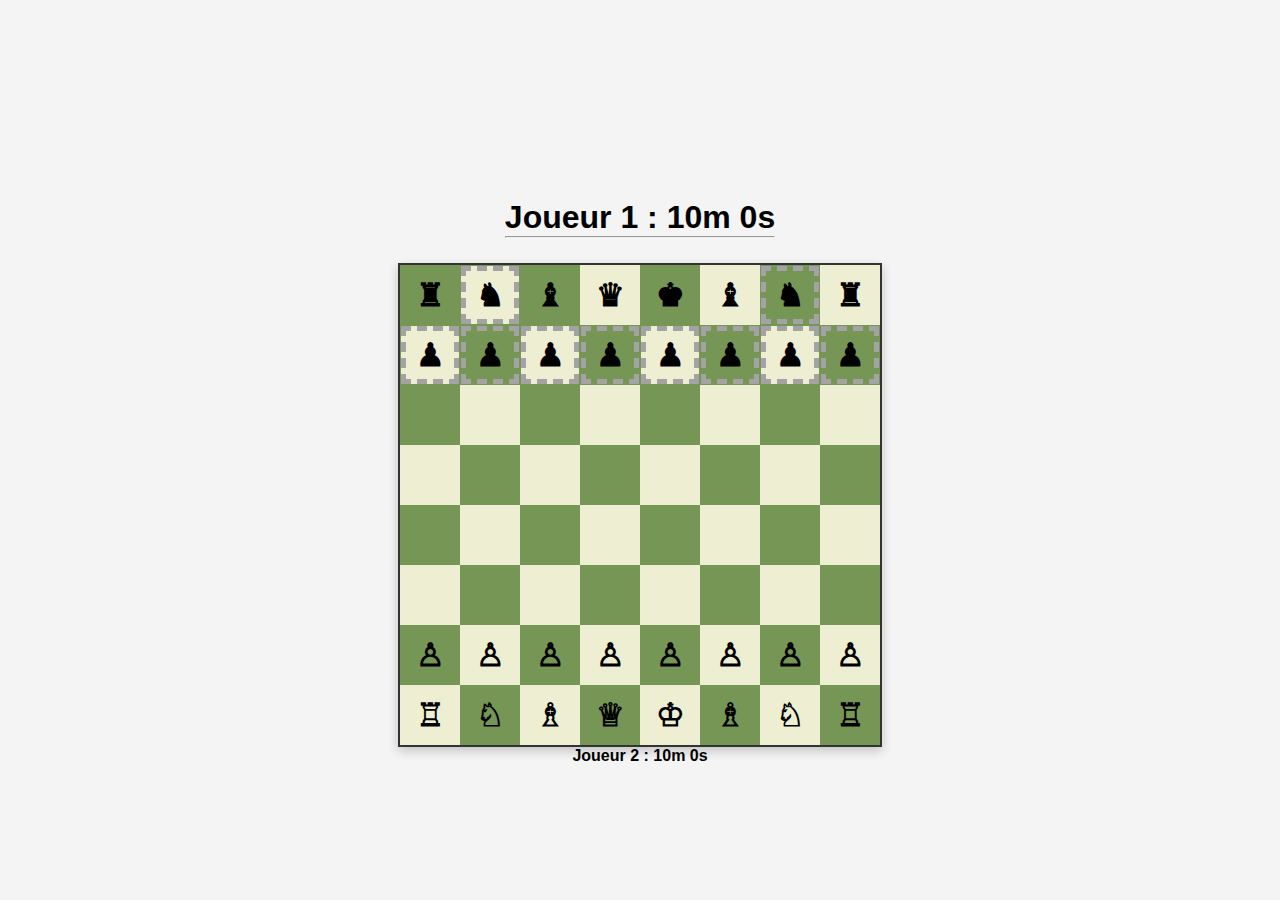
<file: index.html>
<!DOCTYPE html>
<html lang="fr">

<head>
    <meta charset="UTF-8">
    <meta name="viewport" content="width=device-width, initial-scale=1.0">
    <title>Damier d'échecs</title>
    <link rel="stylesheet" href="style/style.css">
    <link rel="manifest" href="manifest.json">
    <link rel="stylesheet" href="style/chessBoard.css">
</head>

<body>
    <header>
        <div id="Space" style="height: 5vh;">
        </div>
        <h1>Joueur <span id="player">1</span>  : <span id="timer">10m 0s</span></h1>
        <div id="Space" style="height: 3vh;">
            <hr>
        </div>
    </header>
    <div id="chessboard">
        <div class="row" id="row_0">
            <div id="column_0" class="tile black">&#9820;</div> <!-- Tour noire -->
            <div id="column_1" class="tile white">&#9822;</div> <!-- Cavalier noir -->
            <div id="column_2" class="tile black">&#9821;</div> <!-- Fou noir -->
            <div id="column_3" class="tile white">&#9819;</div> <!-- Reine noire -->
            <div id="column_4" class="tile black">&#9818;</div> <!-- Roi noir -->
            <div id="column_5" class="tile white">&#9821;</div> <!-- Fou noir -->
            <div id="column_6" class="tile black">&#9822;</div> <!-- Cavalier noir -->
            <div id="column_7" class="tile white">&#9820;</div> <!-- Tour noire -->
        </div>
        <div class="row" id="row_1">
            <div id="column_0" class="tile white">&#9823;</div> <!-- Pion noir -->
            <div id="column_1" class="tile black">&#9823;</div>
            <div id="column_2" class="tile white">&#9823;</div>
            <div id="column_3" class="tile black">&#9823;</div>
            <div id="column_4" class="tile white">&#9823;</div>
            <div id="column_5" class="tile black">&#9823;</div>
            <div id="column_6" class="tile white">&#9823;</div>
            <div id="column_7" class="tile black">&#9823;</div>
        </div>
        <!-- Cases vides -->
        <div class="row" id="row_2">
            <div id="column_0" class="tile black"></div>
            <div id="column_1" class="tile white"></div>
            <div id="column_2" class="tile black"></div>
            <div id="column_3" class="tile white"></div>
            <div id="column_4" class="tile black"></div>
            <div id="column_5" class="tile white"></div>
            <div id="column_6" class="tile black"></div>
            <div id="column_7" class="tile white"></div>
        </div>
        <div class="row" id="row_3">
            <div id="column_0" class="tile white"></div>
            <div id="column_1" class="tile black"></div>
            <div id="column_2" class="tile white"></div>
            <div id="column_3" class="tile black"></div>
            <div id="column_4" class="tile white"></div>
            <div id="column_5" class="tile black"></div>
            <div id="column_6" class="tile white"></div>
            <div id="column_7" class="tile black"></div>
        </div>
        <div class="row" id="row_4">
            <div id="column_0" class="tile black"></div>
            <div id="column_1" class="tile white"></div>
            <div id="column_2" class="tile black"></div>
            <div id="column_3" class="tile white"></div>
            <div id="column_4" class="tile black"></div>
            <div id="column_5" class="tile white"></div>
            <div id="column_6" class="tile black"></div>
            <div id="column_7" class="tile white"></div>
        </div>
        <div class="row" id="row_5">
            <div id="column_0" class="tile white"></div>
            <div id="column_1" class="tile black"></div>
            <div id="column_2" class="tile white"></div>
            <div id="column_3" class="tile black"></div>
            <div id="column_4" class="tile white"></div>
            <div id="column_5" class="tile black"></div>
            <div id="column_6" class="tile white"></div>
            <div id="column_7" class="tile black"></div>
        </div>
        <!-- Pions blancs -->
        <div class="row" id="row_6">
            <div id="column_0" class="tile black">&#9817;</div> <!-- Pion blanc -->
            <div id="column_1" class="tile white">&#9817;</div>
            <div id="column_2" class="tile black">&#9817;</div>
            <div id="column_3" class="tile white">&#9817;</div>
            <div id="column_4" class="tile black">&#9817;</div>
            <div id="column_5" class="tile white">&#9817;</div>
            <div id="column_6" class="tile black">&#9817;</div>
            <div id="column_7" class="tile white">&#9817;</div>
        </div>
        <div class="row" id="row_7">
            <div id="column_0" class="tile white">&#9814;</div> <!-- Tour blanche -->
            <div id="column_1" class="tile black">&#9816;</div> <!-- Cavalier blanc -->
            <div id="column_2" class="tile white">&#9815;</div> <!-- Fou blanc -->
            <div id="column_3" class="tile black">&#9813;</div> <!-- Reine blanche -->
            <div id="column_4" class="tile white">&#9812;</div> <!-- Roi blanc -->
            <div id="column_5" class="tile black">&#9815;</div> <!-- Fou blanc -->
            <div id="column_6" class="tile white">&#9816;</div> <!-- Cavalier blanc -->
            <div id="column_7" class="tile black">&#9814;</div> <!-- Tour blanche -->
        </div>
    </div>
    <h4>Joueur <span id="other_player">2</span>  : <span id="other_timer">10m 0s</span></h4>
    <div id="Space" style="height: 15vh;">
    </div>
    <script src="script/function.js"></script>
    <script src="script/objects.js"></script>
    <script src="script/script.js"></script>
</body>

</html>
</file>
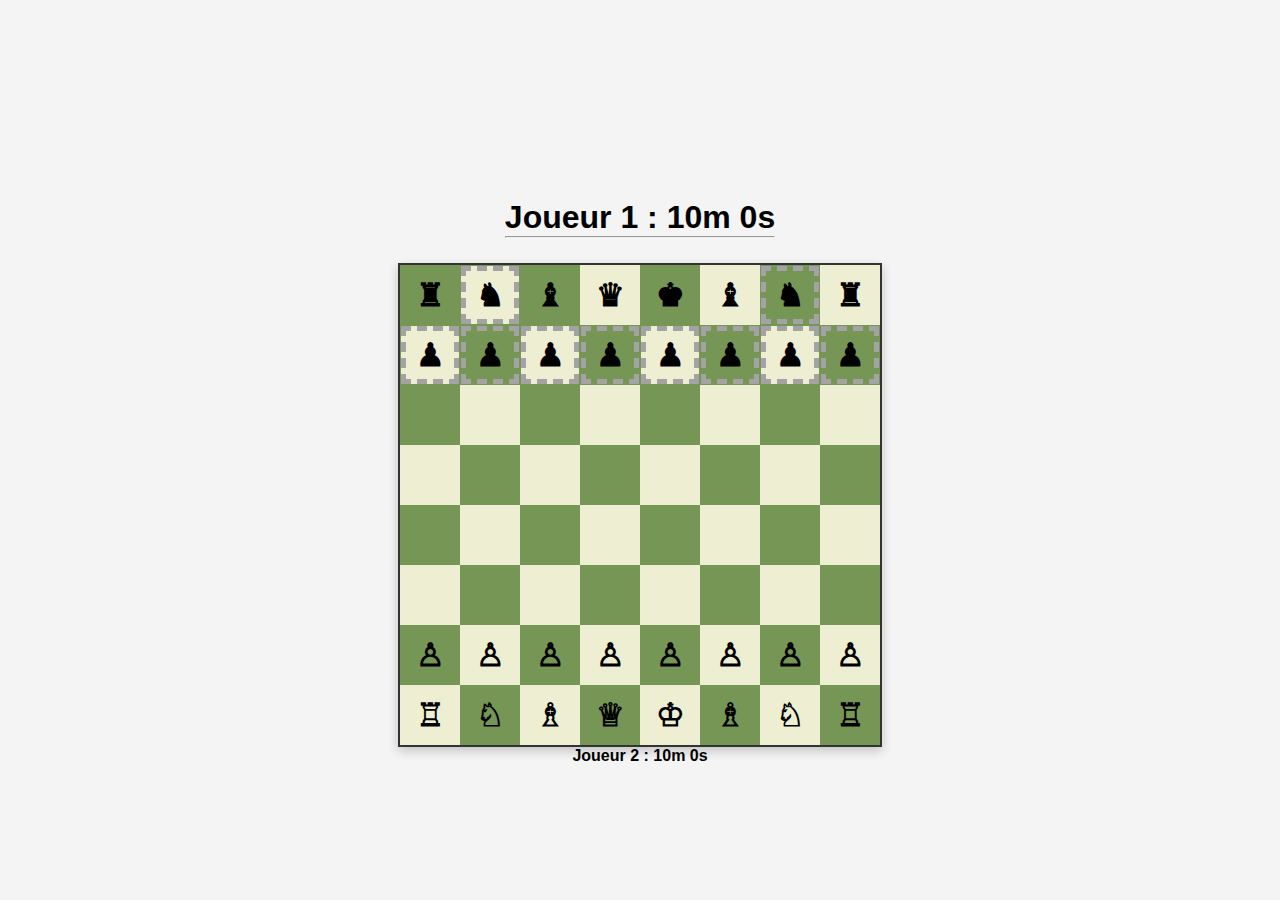
<file: chess.html>
<!DOCTYPE html>
<html lang="fr">

<head>
    <meta charset="UTF-8">
    <meta name="viewport" content="width=device-width, initial-scale=1.0">
    <title>Damier d'échecs</title>
    <link rel="stylesheet" href="style/style.css">
    <link rel="stylesheet" href="style/chessBoard.css">
</head>

<body>
    <header>
        <div id="Space" style="height: 5vh;">
        </div>
        <h1>Joueur <span id="player">1</span>  : <span id="timer">10m 0s</span></h1>
        <div id="Space" style="height: 3vh;">
            <hr>
        </div>
    </header>
    <div id="chessboard">
        <div class="row" id="row_0">
            <div id="column_0" class="tile black">&#9820;</div> <!-- Tour noire -->
            <div id="column_1" class="tile white">&#9822;</div> <!-- Cavalier noir -->
            <div id="column_2" class="tile black">&#9821;</div> <!-- Fou noir -->
            <div id="column_3" class="tile white">&#9819;</div> <!-- Reine noire -->
            <div id="column_4" class="tile black">&#9818;</div> <!-- Roi noir -->
            <div id="column_5" class="tile white">&#9821;</div> <!-- Fou noir -->
            <div id="column_6" class="tile black">&#9822;</div> <!-- Cavalier noir -->
            <div id="column_7" class="tile white">&#9820;</div> <!-- Tour noire -->
        </div>
        <div class="row" id="row_1">
            <div id="column_0" class="tile white">&#9823;</div> <!-- Pion noir -->
            <div id="column_1" class="tile black">&#9823;</div>
            <div id="column_2" class="tile white">&#9823;</div>
            <div id="column_3" class="tile black">&#9823;</div>
            <div id="column_4" class="tile white">&#9823;</div>
            <div id="column_5" class="tile black">&#9823;</div>
            <div id="column_6" class="tile white">&#9823;</div>
            <div id="column_7" class="tile black">&#9823;</div>
        </div>
        <!-- Cases vides -->
        <div class="row" id="row_2">
            <div id="column_0" class="tile black"></div>
            <div id="column_1" class="tile white"></div>
            <div id="column_2" class="tile black"></div>
            <div id="column_3" class="tile white"></div>
            <div id="column_4" class="tile black"></div>
            <div id="column_5" class="tile white"></div>
            <div id="column_6" class="tile black"></div>
            <div id="column_7" class="tile white"></div>
        </div>
        <div class="row" id="row_3">
            <div id="column_0" class="tile white"></div>
            <div id="column_1" class="tile black"></div>
            <div id="column_2" class="tile white"></div>
            <div id="column_3" class="tile black"></div>
            <div id="column_4" class="tile white"></div>
            <div id="column_5" class="tile black"></div>
            <div id="column_6" class="tile white"></div>
            <div id="column_7" class="tile black"></div>
        </div>
        <div class="row" id="row_4">
            <div id="column_0" class="tile black"></div>
            <div id="column_1" class="tile white"></div>
            <div id="column_2" class="tile black"></div>
            <div id="column_3" class="tile white"></div>
            <div id="column_4" class="tile black"></div>
            <div id="column_5" class="tile white"></div>
            <div id="column_6" class="tile black"></div>
            <div id="column_7" class="tile white"></div>
        </div>
        <div class="row" id="row_5">
            <div id="column_0" class="tile white"></div>
            <div id="column_1" class="tile black"></div>
            <div id="column_2" class="tile white"></div>
            <div id="column_3" class="tile black"></div>
            <div id="column_4" class="tile white"></div>
            <div id="column_5" class="tile black"></div>
            <div id="column_6" class="tile white"></div>
            <div id="column_7" class="tile black"></div>
        </div>
        <!-- Pions blancs -->
        <div class="row" id="row_6">
            <div id="column_0" class="tile black">&#9817;</div> <!-- Pion blanc -->
            <div id="column_1" class="tile white">&#9817;</div>
            <div id="column_2" class="tile black">&#9817;</div>
            <div id="column_3" class="tile white">&#9817;</div>
            <div id="column_4" class="tile black">&#9817;</div>
            <div id="column_5" class="tile white">&#9817;</div>
            <div id="column_6" class="tile black">&#9817;</div>
            <div id="column_7" class="tile white">&#9817;</div>
        </div>
        <div class="row" id="row_7">
            <div id="column_0" class="tile white">&#9814;</div> <!-- Tour blanche -->
            <div id="column_1" class="tile black">&#9816;</div> <!-- Cavalier blanc -->
            <div id="column_2" class="tile white">&#9815;</div> <!-- Fou blanc -->
            <div id="column_3" class="tile black">&#9813;</div> <!-- Reine blanche -->
            <div id="column_4" class="tile white">&#9812;</div> <!-- Roi blanc -->
            <div id="column_5" class="tile black">&#9815;</div> <!-- Fou blanc -->
            <div id="column_6" class="tile white">&#9816;</div> <!-- Cavalier blanc -->
            <div id="column_7" class="tile black">&#9814;</div> <!-- Tour blanche -->
        </div>
    </div>
    <h4>Joueur <span id="other_player">2</span>  : <span id="other_timer">10m 0s</span></h4>
    <div id="Space" style="height: 15vh;">
    </div>
    <script src="script/function.js"></script>
    <script src="script/objects.js"></script>
    <script src="script/script.js"></script>
</body>

</html>
</file>
<file: style/style.css>
html *{
    margin: 0;
    padding: 0;
    box-sizing: border-box;

}

footer
{
    border: red solid 2px;
    height: 15vh;
    width: 100%;
}
</file>
<file: style/chessBoard.css>
body {
    font-family: Arial, sans-serif;
    display: flex;
    flex-direction: column;
    justify-content: end;
    align-items: center;
    height: 100vh;
    margin: 0;
    background-color: #f4f4f4;
}

#chessboard {
    display: grid;
    grid-template-rows: repeat(8, 60px);
    grid-template-columns: repeat(8, 60px);
    border: 2px solid #333;
    background-color: #769656;
    box-shadow: 0 4px 10px rgba(0, 0, 0, 0.2);
}

.row {
    display: contents;
}

.tile {
    display: flex;
    justify-content: center;
    align-items: center;
    font-size: 2rem;
    font-weight: bold;
}

.tile.black {
    background-color: #769656;
}

.tile.white {
    background-color: #eeeed2;
}

.selected{
    border: dashed rgb(75, 122, 215) 5px;
    font-size: 2.5rem;
    margin: 1px;

    animation-name: selectedCase;
    animation-duration: 1s;
    animation-iteration-count: infinite;
}

.movableCase
{
    border: dashed rgb(75, 187, 215) 5px;
    margin: 1px;

    animation-name: movableCase;
    animation-duration: 1s;
    animation-iteration-count: infinite;
}

.killableCase
{
    border: dashed rgb(215, 75, 75) 5px;
    margin: 1px;

    animation-name: killableCase;
    animation-duration: 1s;
    animation-iteration-count: infinite;
}

.canBeSelected
{
    border: dashed rgb(163, 163, 163) 5px;
    margin: 1px;

    animation-name: canBeSeletedCase;
    animation-duration: 1s;
    animation-iteration-count: infinite;
}

@keyframes selectedCase
{
    0%
    {
        /* margin: 0.01px; */
        border: dashed rgb(75, 122, 215) 5px;
    }
    50%
    {
        /* margin: 1px; */
        border: dashed rgb(216, 216, 245)5px;
    }
    100%
    {
        /* margin: 0.01px; */
        border: dashed rgb(75, 122, 215) 5px;
    }
}

@keyframes movableCase
{
    0%
    {
        /* margin: 0.01px; */
    border: dashed rgb(75, 187, 215) 5px;
    }
    50%
    {
        /* margin: 1px; */
    border: dashed rgb(150, 197, 209) 5px;
    }
    100%
    {
        /* margin: 0.01px; */
    border: dashed rgb(75, 187, 215) 5px;
    }
}

@keyframes canBeMovedCase
{
    0%
    {
        font-size: 1rem;
        border: none;
    }
    100%
    {
        font-size: 2.5rem;
        border: dashed rgb(215, 75, 75) 5px;
    }
}


@keyframes killableCase
{
    0%
    {
        font-size: 2rem;
        border: dashed rgb(215, 75, 75) 5px;
    }
    50%
    {
        font-size: 2.5rem;
        border: dashed rgb(214, 121, 121) 5px;
    }
    100%
    {
        font-size: 2rem;
        border: dashed rgb(215, 75, 75) 5px;
    }
}

@keyframes killableCaseWithoutRedMark
{
    0%
    {
        font-size: 2rem;
    }
    50%
    {
        font-size: 2.5rem;
    }
    100%
    {
        font-size: 2rem;
    }
}

@keyframes canBeSeletedCase
{
    0%
    {
        border: dashed rgb(163, 163, 163) 5px;
    }
    50%
    {
        border: dashed rgb(219, 219, 219) 5px;
    }
    100%
    {
        border: dashed rgb(163, 163, 163) 5px;
    }
}
</file>
